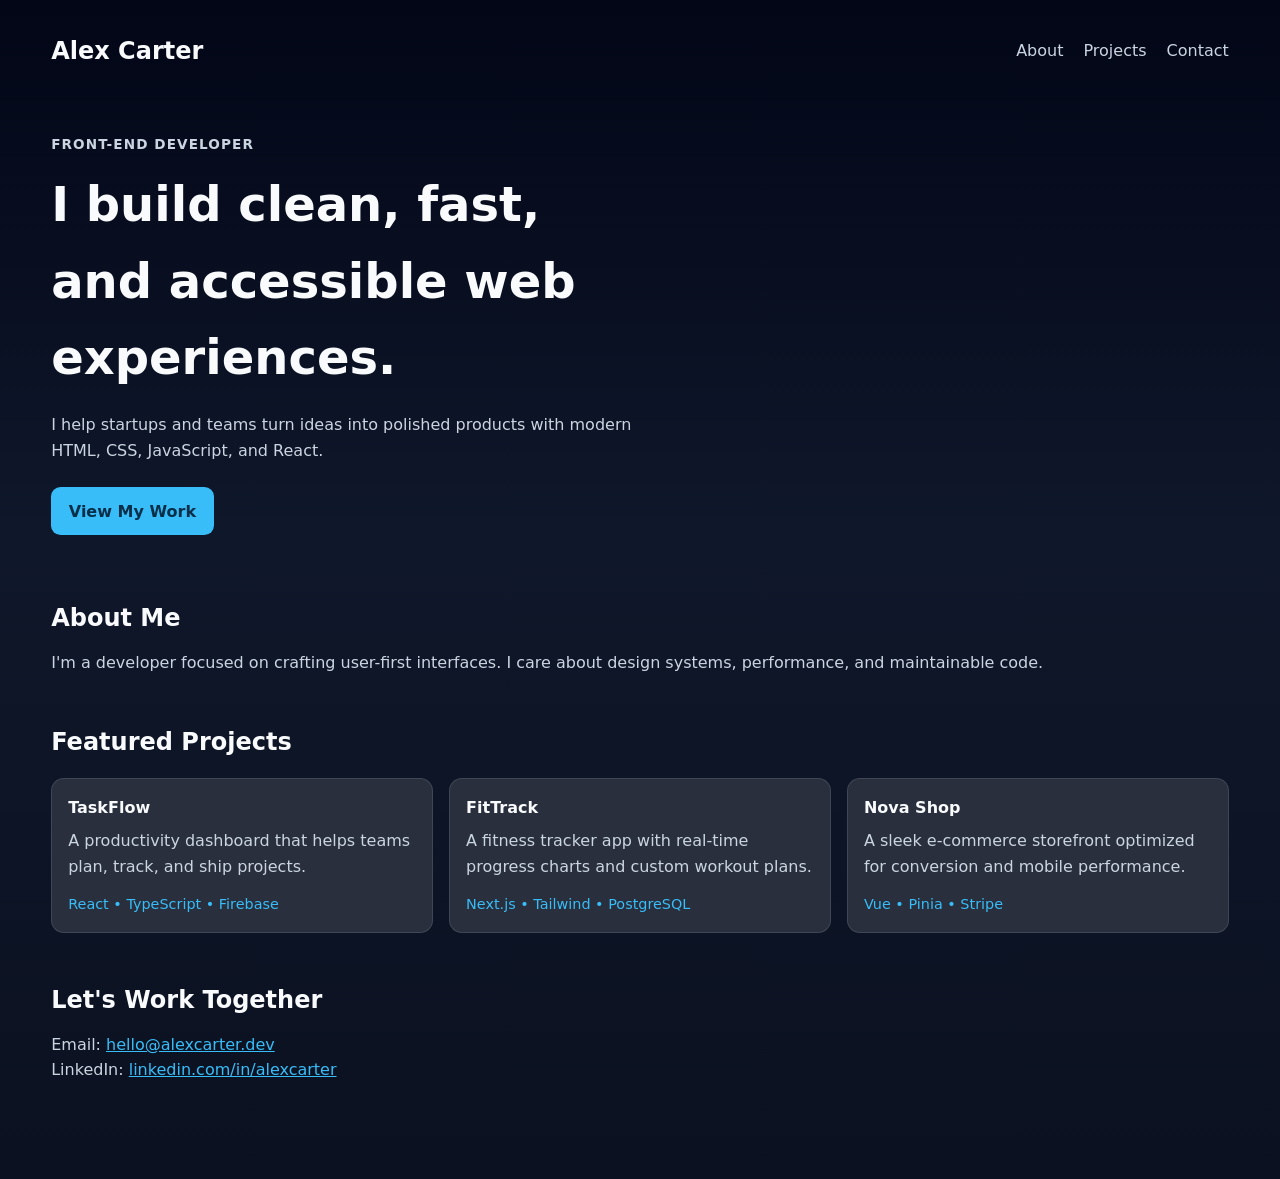
<file: index.html>
<!doctype html>
<html lang="en">
  <head>
    <meta charset="UTF-8" />
    <meta name="viewport" content="width=device-width, initial-scale=1.0" />
    <title>Alex Carter | Portfolio</title>
    <link rel="stylesheet" href="styles.css" />
  </head>
  <body>
    <header class="hero">
      <nav class="nav">
        <h1>Alex Carter</h1>
        <ul>
          <li><a href="#about">About</a></li>
          <li><a href="#projects">Projects</a></li>
          <li><a href="#contact">Contact</a></li>
        </ul>
      </nav>

      <div class="hero-content">
        <p class="tag">Front-End Developer</p>
        <h2>I build clean, fast, and accessible web experiences.</h2>
        <p>
          I help startups and teams turn ideas into polished products with modern
          HTML, CSS, JavaScript, and React.
        </p>
        <a class="button" href="#projects">View My Work</a>
      </div>
    </header>

    <main>
      <section id="about" class="section">
        <h3>About Me</h3>
        <p>
          I'm a developer focused on crafting user-first interfaces. I care about
          design systems, performance, and maintainable code.
        </p>
      </section>

      <section id="projects" class="section">
        <h3>Featured Projects</h3>
        <div class="projects-grid">
          <article class="card">
            <h4>TaskFlow</h4>
            <p>
              A productivity dashboard that helps teams plan, track, and ship
              projects.
            </p>
            <span>React • TypeScript • Firebase</span>
          </article>
          <article class="card">
            <h4>FitTrack</h4>
            <p>
              A fitness tracker app with real-time progress charts and custom
              workout plans.
            </p>
            <span>Next.js • Tailwind • PostgreSQL</span>
          </article>
          <article class="card">
            <h4>Nova Shop</h4>
            <p>
              A sleek e-commerce storefront optimized for conversion and mobile
              performance.
            </p>
            <span>Vue • Pinia • Stripe</span>
          </article>
        </div>
      </section>

      <section id="contact" class="section contact">
        <h3>Let's Work Together</h3>
        <p>Email: <a href="mailto:hello@alexcarter.dev">hello@alexcarter.dev</a></p>
        <p>LinkedIn: <a href="#">linkedin.com/in/alexcarter</a></p>
      </section>
    </main>
  </body>
</html>
</file>
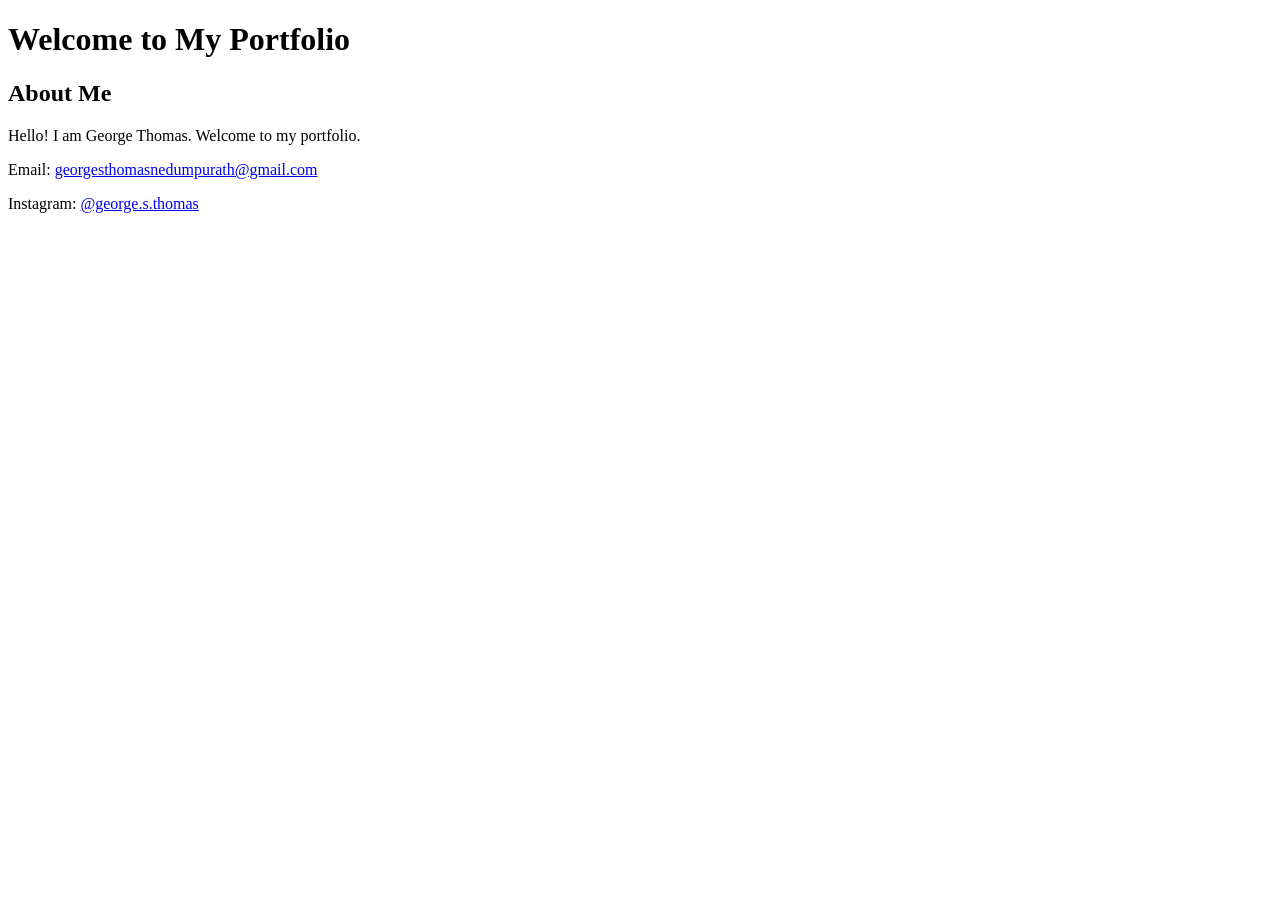
<file: portfolio-complete.html>
<!DOCTYPE html>
<html lang="en">
<head>
    <meta charset="UTF-8">
    <meta name="viewport" content="width=device-width, initial-scale=1.0">
    <title>Portfolio</title>
</head>
<body>
    <header>
        <h1>Welcome to My Portfolio</h1>
    </header>
    <section>
        <h2>About Me</h2>
        <p>Hello! I am George Thomas. Welcome to my portfolio.</p>
        <p>Email: <a href="mailto:georgesthomasnedumpurath@gmail.com">georgesthomasnedumpurath@gmail.com</a></p>
        <p>Instagram: <a href="https://www.instagram.com/george.s.thomas" target="_blank">@george.s.thomas</a></p>
    </section>
</body>
</html>
</file>
<file: styles.css>
:root {
  --bg: #0f172a;
  --surface: #111827;
  --text: #f8fafc;
  --muted: #cbd5e1;
  --accent: #38bdf8;
}

* {
  box-sizing: border-box;
  margin: 0;
  padding: 0;
}

body {
  font-family: Inter, system-ui, -apple-system, Segoe UI, Roboto, sans-serif;
  background: linear-gradient(180deg, #020617 0%, var(--bg) 45%, #0b1120 100%);
  color: var(--text);
  line-height: 1.6;
}

.hero {
  padding: 2rem clamp(1rem, 4vw, 4rem) 4rem;
}

.nav {
  display: flex;
  justify-content: space-between;
  align-items: center;
  margin-bottom: 4rem;
}

.nav ul {
  display: flex;
  list-style: none;
  gap: 1.25rem;
}

.nav a {
  color: var(--muted);
  text-decoration: none;
}

.nav a:hover,
.nav a:focus {
  color: var(--text);
}

.tag {
  color: var(--accent);
  font-weight: 700;
  text-transform: uppercase;
  letter-spacing: 0.08em;
  font-size: 0.85rem;
}

.hero-content h2 {
  font-size: clamp(1.8rem, 4vw, 3rem);
  max-width: 18ch;
  margin: 0.6rem 0 1rem;
}

.hero-content p {
  max-width: 62ch;
  color: var(--muted);
}

.button {
  display: inline-block;
  margin-top: 1.5rem;
  background: var(--accent);
  color: #082f49;
  text-decoration: none;
  font-weight: 700;
  padding: 0.7rem 1.1rem;
  border-radius: 0.6rem;
}

main {
  padding: 0 clamp(1rem, 4vw, 4rem) 3rem;
}

.section {
  margin-bottom: 3rem;
}

.section h3 {
  font-size: 1.5rem;
  margin-bottom: 0.75rem;
}

.section p {
  color: var(--muted);
}

.projects-grid {
  margin-top: 1rem;
  display: grid;
  gap: 1rem;
  grid-template-columns: repeat(auto-fit, minmax(210px, 1fr));
}

.card {
  background: color-mix(in srgb, var(--surface) 90%, white 10%);
  border: 1px solid rgba(148, 163, 184, 0.2);
  border-radius: 0.8rem;
  padding: 1rem;
}

.card h4 {
  margin-bottom: 0.5rem;
}

.card p {
  margin-bottom: 0.7rem;
}

.card span {
  color: var(--accent);
  font-size: 0.9rem;
}

.contact a {
  color: var(--accent);
}
</file>
